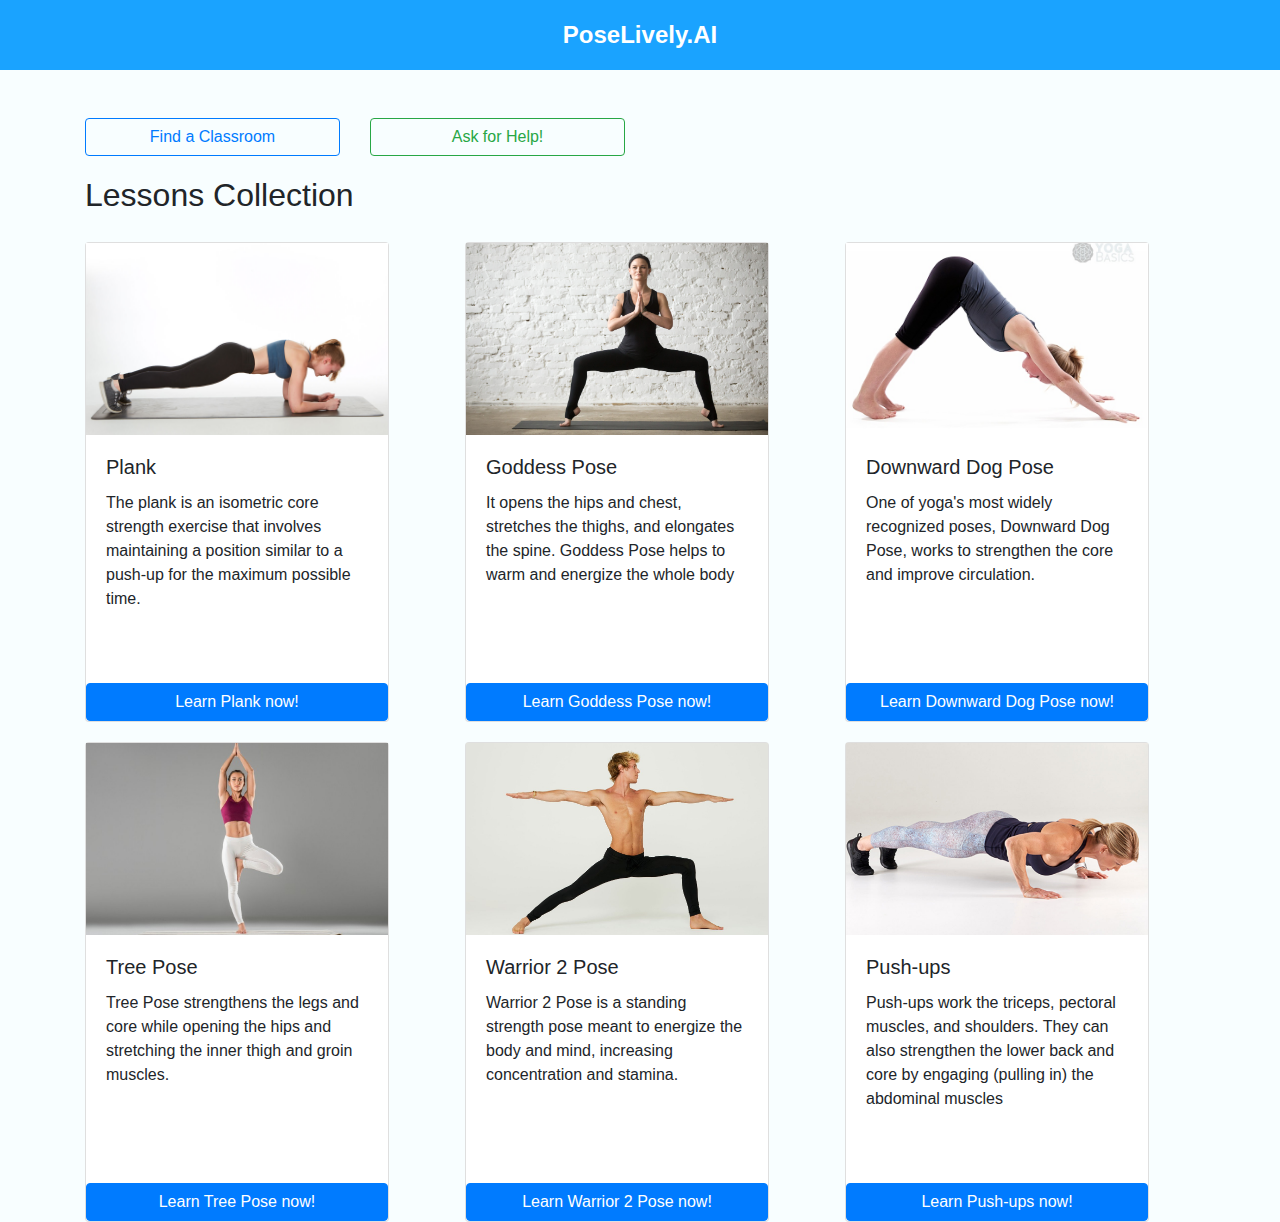
<file: Camera_Main/templates/front-end.html>
<!DOCTYPE html>
<html lang="en">
  <head>
    <meta charset="UTF-8" />
    <meta http-equiv="X-UA-Compatible" content="IE=edge" />
    <meta name="viewport" content="width=device-width, initial-scale=1.0" />
    <link rel="stylesheet" href="../static/css/new.css">
    <link
      rel="stylesheet"
      href="https://stackpath.bootstrapcdn.com/bootstrap/4.3.1/css/bootstrap.min.css"
      integrity="sha384-ggOyR0iXCbMQv3Xipma34MD+dH/1fQ784/j6cY/iJTQUOhcWr7x9JvoRxT2MZw1T"
      crossorigin="anonymous"
    />
    <title>PoseLively.AI</title>
  </head>
  <body>
    <div id="whole-page">
    <div class="container-fluid">
      <div class="row justify-content-md-center header" id="welcome-block">PoseLively.AI</div>
      <div class="container" style="margin-top: 20px;">
        <div class="row" id="quick-actions">
          <div class="col-sm-3">
              <button type="button" class="btn btn-outline-primary btn-block">Find a Classroom</button>
          </div>
          <div class="col-sm-3">
              <button type="button" class="btn btn-outline-success btn-block">Ask for Help!</button>
          </div>
        </div>
      </div>
      <div class="container mt-7">
        <h2 style="margin-top: 20px">Lessons Collection</h2>
        <div class="row">
          <div class="col">
            <div class="card info-card">
              <img class="img-card" src="../static/plank.jpg" class="card-img-top" alt="...">
              <div class="card-body">
                <h5 class="card-title">Plank</h5>
                <p class="card-text">
                  The plank is an isometric core strength exercise that involves maintaining a position similar to a push-up for the maximum possible time.
              </div>
              <a href="/record_plank" class="btn btn-primary">Learn Plank now!</a>
            </div>
          </div>
          <div class="col">
            <div class="card info-card">
              <img class="img-card" src="../static/goddess_pose.jpeg" alt="...">
              <div class="card-body">
                <h5 class="card-title">Goddess Pose</h5>
                <p class="card-text">
                  It opens the hips and chest, stretches the thighs, and elongates the spine. Goddess Pose helps to warm and energize the whole body
                </p>
              </div>
              <a href="/record_goddess" class="btn btn-primary">Learn Goddess Pose now!</a>
            </div>
          </div>
          <div class="col">
            <div class="card info-card">
              <img class="img-card" src="../static/downdog_pose.jpg" class="card-img-top" alt="...">
              <div class="card-body">
                <h5 class="card-title">Downward Dog Pose</h5>
                <p class="card-text">One of yoga's most widely recognized poses, Downward Dog Pose, works to strengthen the core and improve circulation.
              </div>
              <a href="/record_downdog" class="btn btn-primary">Learn Downward Dog Pose now!</a>
            </div>
          </div>
          <div class="col">
            <div class="card info-card">
              <img class="img-card" src="../static/tree_pose.jpg" class="card-img-top" alt="...">
              <div class="card-body">
                <h5 class="card-title">Tree Pose</h5>
                <p class="card-text">Tree Pose strengthens the legs and core while opening the hips and stretching the inner thigh and groin muscles.</p>
              </div>
              <a href="/record_tree" class="btn btn-primary">Learn Tree Pose now!</a>
            </div>
          </div>
          <div class="col">
            <div class="card info-card">
              <img class="img-card" src="../static/warrior_2_pose.jpg" class="card-img-top" alt="...">
              <div class="card-body">
                <h5 class="card-title">Warrior 2 Pose</h5>
                <p class="card-text">Warrior 2 Pose is a standing strength pose meant to energize the body and mind, increasing concentration and stamina.</p>
              </div>
              <a href="/record_warrior2" class="btn btn-primary">Learn Warrior 2 Pose now!</a>
            </div>
          </div>
          <div class="col">
            <div class="card info-card">
              <img class="img-card" src="../static/pushup.jpg" class="card-img-top" alt="...">
              <div class="card-body">
                <h5 class="card-title">Push-ups</h5>
                <p class="card-text">Push-ups work the triceps, pectoral muscles, and shoulders. They can also strengthen the lower back and core by engaging (pulling in) the abdominal muscles</p>
              </div>
              <a href="/record_pushup" class="btn btn-primary">Learn Push-ups now!</a>
            </div>
          </div>
        </div>
      </div>
    </div>
  </div>
    <script
      src="https://cdn.jsdelivr.net/npm/bootstrap@5.1.1/dist/js/bootstrap.bundle.min.js"
      integrity="sha384-/bQdsTh/da6pkI1MST/rWKFNjaCP5gBSY4sEBT38Q/9RBh9AH40zEOg7Hlq2THRZ"
      crossorigin="anonymous"
    ></script>
  </body>
</html>
</file>
<file: Camera_Main/static/css/new.css>
#whole-page {
  background-color: #f8feff;
  height: 100%;
}

.img-card {
  width: 100%;
  height: 15vw;
  object-fit: cover;
}

.exercise-head {
  width: 100%;
  height: 70px;
  justify-content: center;
  align-items: center;
  display: flex;
  background-color: #1aa3ff;
  color: white;
}

#welcome-block,
.exercise-header {
  display: flex;
  justify-content: center;
  align-items: center;
  font-weight: bold;
  font-size: 1.5rem;
  margin-bottom: 3rem;
}

.quick-action-card {
  background-color: #f8feff;
  height: 50px;
}

.header {
  height: 70px;
  align-items: center;
  display: flex;
  background-color: #1aa3ff;
  color: white;
}

.ref-video {
  height: 30rem;
  margin-bottom: 5rem;
}

#record-button {
  background: white;
  border-color: red;
}

.info-card {
  width: 19rem;
  margin-top: 20px;
  height: 30rem;
}
</file>
